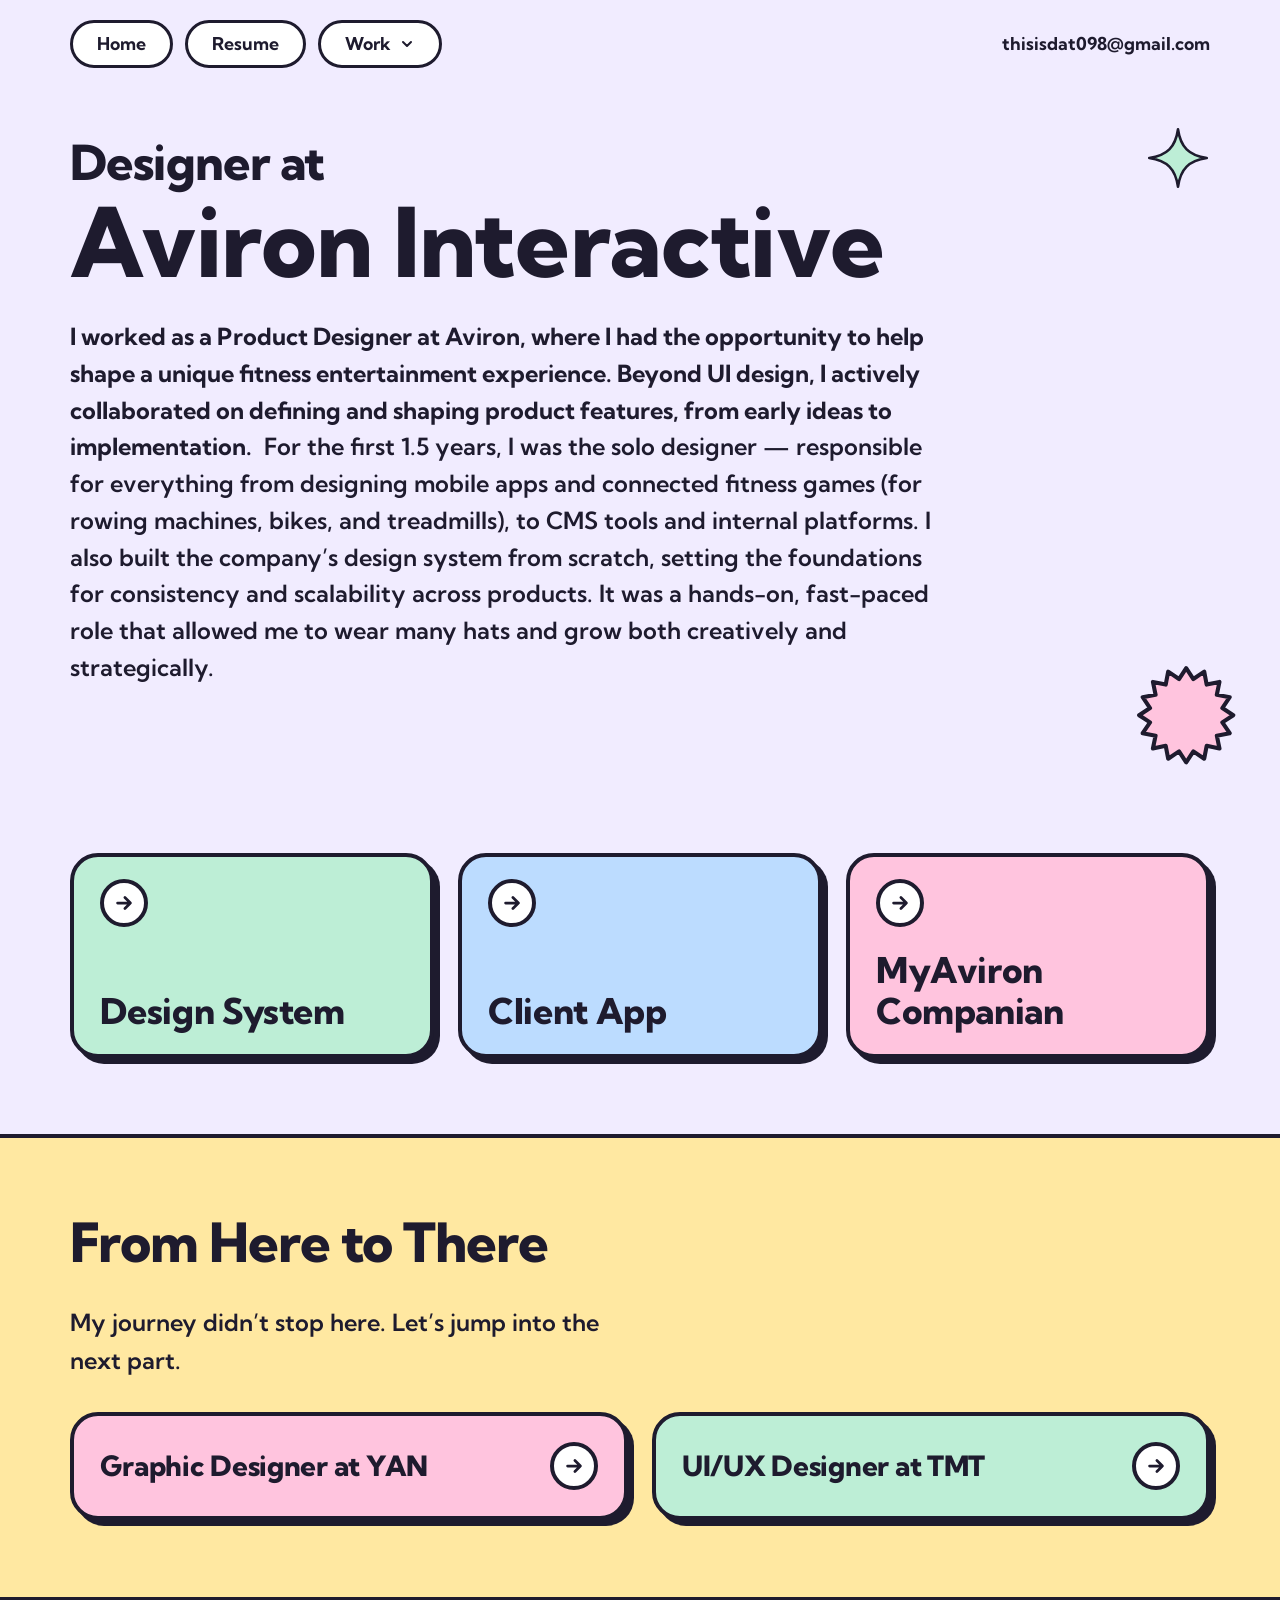
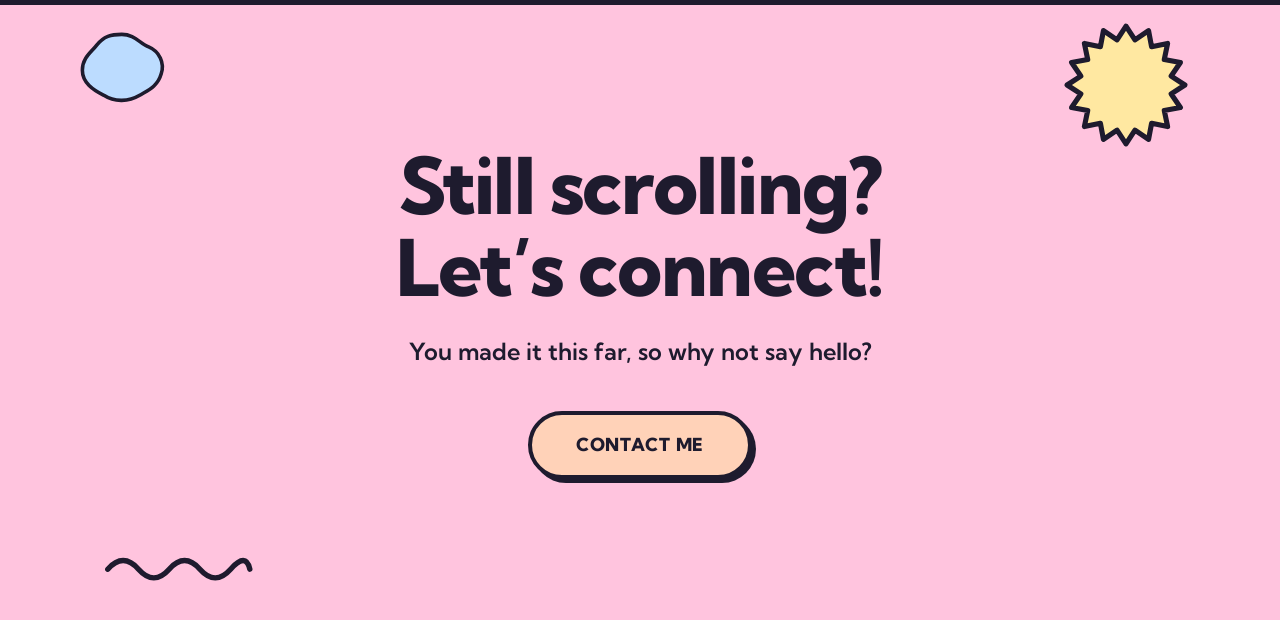
<file: aviron.html>
<!DOCTYPE html>
<html lang="en">
<head>
  <meta charset="utf-8">
  <meta name="viewport" content="width=device-width, initial-scale=1">
  <title>Datdo UIUX</title>
  <meta name="description" content="Made with Framer">

  <script>document.documentElement.classList.add("js")</script>
  <link rel="preload" href="assets/fonts/kumbh-sans-latin-wght-normal.woff2" as="font" type="font/woff2" crossorigin>
  <link rel="stylesheet" href="css/styles.css">
  <link rel="stylesheet" href="css/pages.css">
  <script src="js/main.js" defer></script>
  <script src="js/toc.js" defer></script>
</head>

<body>
  <!-- Decorative shapes shared with the homepage -->
  <svg class="sprite" width="0" height="0" aria-hidden="true" focusable="false">
    <defs>
      <symbol id="burst" viewBox="0 0 100 100">
        <polygon points="50.0,4.0 57.0,14.7 67.6,7.5 70.0,20.1 82.5,17.5 79.9,30.0 92.5,32.4 85.3,43.0 96.0,50.0 85.3,57.0 92.5,67.6 79.9,70.0 82.5,82.5 70.0,79.9 67.6,92.5 57.0,85.3 50.0,96.0 43.0,85.3 32.4,92.5 30.0,79.9 17.5,82.5 20.1,70.0 7.5,67.6 14.7,57.0 4.0,50.0 14.7,43.0 7.5,32.4 20.1,30.0 17.5,17.5 30.0,20.1 32.4,7.5 43.0,14.7"
                 fill="currentColor" stroke="var(--ink)" stroke-width="var(--deco-stroke, 4)" stroke-linejoin="round"/>
      </symbol>
      <symbol id="sparkle" viewBox="0 0 100 100">
        <path d="M50 5C54 33 67 46 95 50C67 54 54 67 50 95C46 67 33 54 5 50C33 46 46 33 50 5Z"
              fill="currentColor" stroke="var(--ink)" stroke-width="var(--deco-stroke, 4)" stroke-linejoin="round"/>
      </symbol>
      <symbol id="squiggle" viewBox="0 0 160 40">
        <path d="M6 20Q22 2 38 20T70 20T102 20T134 20T154 20" fill="none"
              stroke="var(--ink)" stroke-width="calc(var(--deco-stroke, 4) * 1.4)" stroke-linecap="round"/>
      </symbol>
      <symbol id="blob" viewBox="0 0 100 100">
        <path d="M50 6c14 0 20 10 30 14 12 5 18 18 14 30-4 14-14 18-24 24-12 7-28 8-40 0C18 68 6 60 6 46 6 32 16 26 22 18 30 8 38 6 50 6z"
              fill="currentColor" stroke="var(--ink)" stroke-width="var(--deco-stroke, 4)" stroke-linejoin="round"/>
      </symbol>
      <symbol id="ring" viewBox="0 0 100 100">
        <circle cx="50" cy="50" r="40" fill="none" stroke="var(--ink)" stroke-width="calc(var(--deco-stroke, 4) * 2)"/>
      </symbol>
      <symbol id="dot" viewBox="0 0 100 100">
        <circle cx="50" cy="50" r="44" fill="currentColor" stroke="var(--ink)" stroke-width="var(--deco-stroke, 4)"/>
      </symbol>
    </defs>
  </svg>

  <a class="skip-link" href="#main">Skip to content</a>

  <header class="site-header">
    <nav class="nav" aria-label="Primary">
      <button class="nav__toggle" type="button" aria-expanded="false" aria-controls="nav-menu" aria-label="Open menu">
        <span class="nav__bars" aria-hidden="true"><i></i><i></i><i></i></span>
      </button>

      <div class="nav__menu" id="nav-menu">
        <ul class="nav__list">
          <li><a class="nav__link" href="index.html">Home</a></li>
          <li><a class="nav__link" href="https://drive.google.com/file/d/1IyiNxV_8yLdAtv77d773R05TLhrPXiHI/view?usp=sharing">Resume</a></li>
          <li class="nav__item nav__item--dropdown" data-dropdown>
            <button class="nav__link nav__trigger" type="button" aria-expanded="false" aria-controls="work-menu">
              Work
              <svg class="nav__caret" viewBox="0 0 24 24" aria-hidden="true" focusable="false"><path d="M6 9l6 6 6-6" fill="none" stroke="currentColor" stroke-width="3" stroke-linecap="round" stroke-linejoin="round"/></svg>
            </button>
            <ul class="nav__dropdown" id="work-menu">
              <li><a class="nav__dd-link" href="aviron.html" aria-current="page"><span class="nav__dd-dot nav__dd-dot--butter" aria-hidden="true"></span>Aviron Interactive</a></li>
              <li><a class="nav__dd-link" href="tmt.html"><span class="nav__dd-dot nav__dd-dot--mint" aria-hidden="true"></span>TMT Solution</a></li>
              <li><a class="nav__dd-link" href="yan.html"><span class="nav__dd-dot nav__dd-dot--sky" aria-hidden="true"></span>YAN Digital</a></li>
            </ul>
          </li>
        </ul>
        <p class="nav__email">thisisdat098@gmail.com</p>
      </div>
    </nav>
  </header>

  <main id="main">
<section class="page-hero" aria-labelledby="page-title">
<svg class="deco deco--page-sparkle" aria-hidden="true"><use href="#sparkle"/></svg>
<svg class="deco deco--page-burst" aria-hidden="true"><use href="#burst"/></svg>
<div class="page-hero__grid">
<div class="page-hero__copy">
<h1 class="page-title" id="page-title"><span class="page-title__small">Designer at</span> <span class="page-title__big">Aviron Interactive</span></h1>
<p class="lead"><strong>I worked as a Product Designer at Aviron, where I had the opportunity to help shape a unique fitness entertainment experience. Beyond UI design, I actively collaborated on defining and shaping product features, from early ideas to implementation.</strong> &nbsp;For the first 1.5 years, I was the solo designer — responsible for everything from designing mobile apps and connected fitness games (for rowing machines, bikes, and treadmills), to CMS tools and internal platforms. I also built the company’s design system from scratch, setting the foundations for consistency and scalability across products. It was a hands-on, fast-paced role that allowed me to wear many hats and grow both creatively and strategically.</p>
</div>
</div>
</section>

<section class="block">
<div class="wrap stack stack--lg">
<nav class="project-links project-links--3 project-links--feature" aria-label="Aviron projects">
<a class="project-link project-link--mint" href="aviron-ds.html"><span>Design System</span><span class="project-link__arrow" aria-hidden="true"><svg viewBox="0 0 24 24" fill="none" stroke="currentColor" stroke-width="3" stroke-linecap="round" stroke-linejoin="round"><path d="M5 12h14M13 6l6 6-6 6"/></svg></span></a>
<a class="project-link project-link--sky" href="aviron-client.html"><span>Client App</span><span class="project-link__arrow" aria-hidden="true"><svg viewBox="0 0 24 24" fill="none" stroke="currentColor" stroke-width="3" stroke-linecap="round" stroke-linejoin="round"><path d="M5 12h14M13 6l6 6-6 6"/></svg></span></a>
<a class="project-link project-link--pink" href="aviron-mobile.html"><span>MyAviron Companian</span><span class="project-link__arrow" aria-hidden="true"><svg viewBox="0 0 24 24" fill="none" stroke="currentColor" stroke-width="3" stroke-linecap="round" stroke-linejoin="round"><path d="M5 12h14M13 6l6 6-6 6"/></svg></span></a>
</nav>
</div>
</section>

<section class="block block--band block--butter" aria-labelledby="from-here-to-there">
<div class="wrap stack stack--lg">
<h2 class="h2" id="from-here-to-there">From Here to There</h2>
<p class="more__intro">My journey didn’t stop here. Let’s jump into the next part.</p>
<nav class="project-links project-links--2" aria-label="From Here to There">
<a class="project-link project-link--pink" href="yan.html"><span>Graphic Designer at YAN</span><span class="project-link__arrow" aria-hidden="true"><svg viewBox="0 0 24 24" fill="none" stroke="currentColor" stroke-width="3" stroke-linecap="round" stroke-linejoin="round"><path d="M5 12h14M13 6l6 6-6 6"/></svg></span></a>
<a class="project-link project-link--mint" href="tmt.html"><span>UI/UX Designer at TMT</span><span class="project-link__arrow" aria-hidden="true"><svg viewBox="0 0 24 24" fill="none" stroke="currentColor" stroke-width="3" stroke-linecap="round" stroke-linejoin="round"><path d="M5 12h14M13 6l6 6-6 6"/></svg></span></a>
</nav>
</div>
</section>

    <section class="connect" aria-labelledby="connect-title">
      <svg class="deco deco--connect-burst" aria-hidden="true"><use href="#burst"/></svg>
      <svg class="deco deco--connect-squiggle" aria-hidden="true"><use href="#squiggle"/></svg>
      <svg class="deco deco--connect-blob" aria-hidden="true"><use href="#blob"/></svg>

      <h2 class="connect__title" id="connect-title">Still scrolling? Let’s connect!</h2>
      <p class="connect__text">You made it this far, so why not say hello?</p>
      <a class="btn btn--peach btn--large" href="mailto:thisisdat098@gmail.com">CONTACT ME</a>
    </section>

  </main>
</body>
</html>
</file>
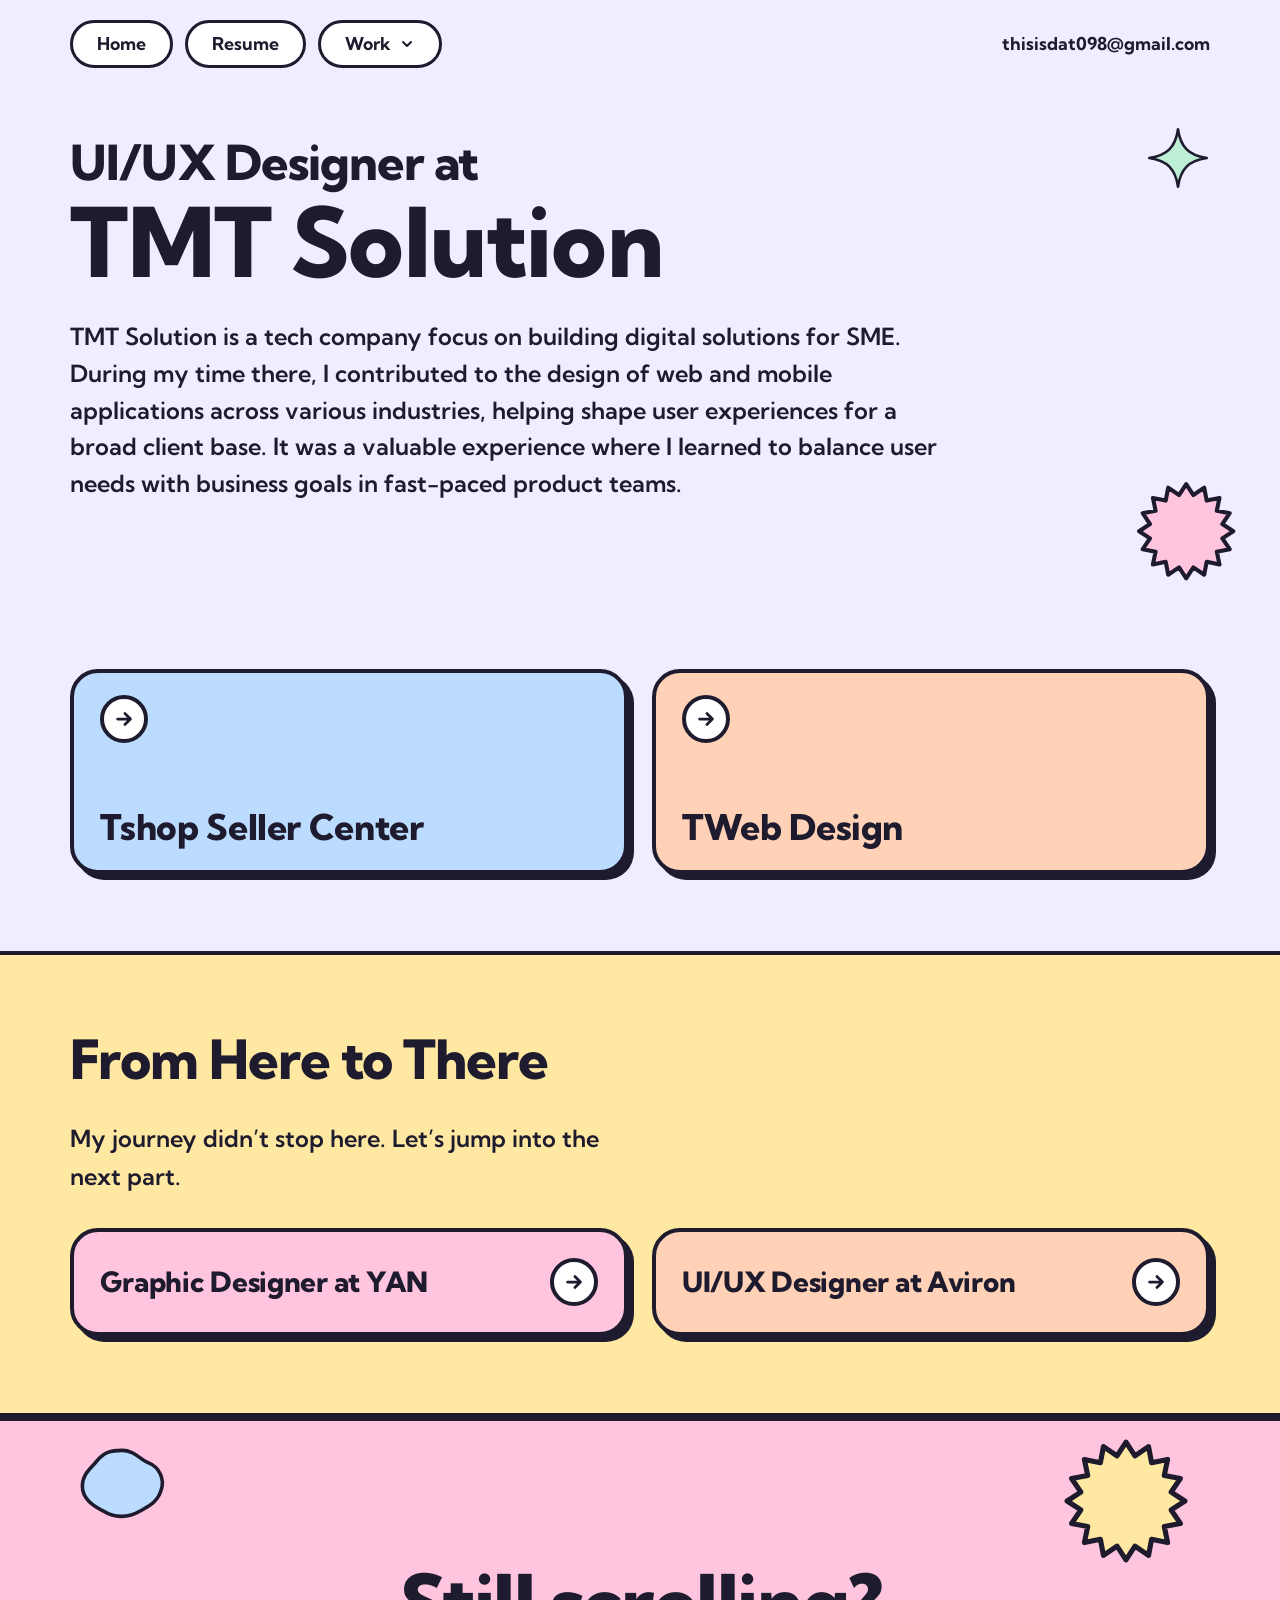
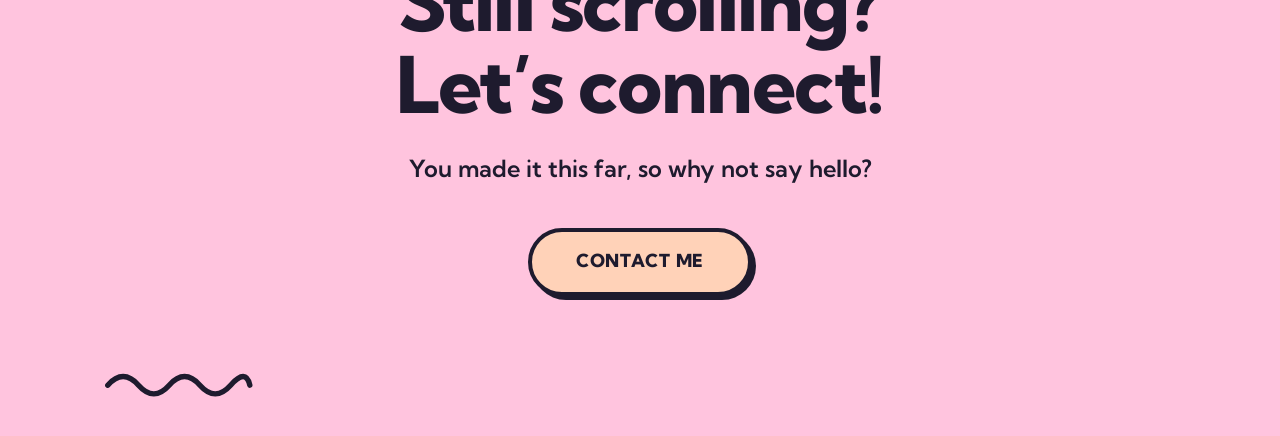
<file: tmt.html>
<!DOCTYPE html>
<html lang="en">
<head>
  <meta charset="utf-8">
  <meta name="viewport" content="width=device-width, initial-scale=1">
  <title>Datdo UIUX</title>
  <meta name="description" content="Made with Framer">

  <script>document.documentElement.classList.add("js")</script>
  <link rel="preload" href="assets/fonts/kumbh-sans-latin-wght-normal.woff2" as="font" type="font/woff2" crossorigin>
  <link rel="stylesheet" href="css/styles.css">
  <link rel="stylesheet" href="css/pages.css">
  <script src="js/main.js" defer></script>
  <script src="js/toc.js" defer></script>
</head>

<body>
  <!-- Decorative shapes shared with the homepage -->
  <svg class="sprite" width="0" height="0" aria-hidden="true" focusable="false">
    <defs>
      <symbol id="burst" viewBox="0 0 100 100">
        <polygon points="50.0,4.0 57.0,14.7 67.6,7.5 70.0,20.1 82.5,17.5 79.9,30.0 92.5,32.4 85.3,43.0 96.0,50.0 85.3,57.0 92.5,67.6 79.9,70.0 82.5,82.5 70.0,79.9 67.6,92.5 57.0,85.3 50.0,96.0 43.0,85.3 32.4,92.5 30.0,79.9 17.5,82.5 20.1,70.0 7.5,67.6 14.7,57.0 4.0,50.0 14.7,43.0 7.5,32.4 20.1,30.0 17.5,17.5 30.0,20.1 32.4,7.5 43.0,14.7"
                 fill="currentColor" stroke="var(--ink)" stroke-width="var(--deco-stroke, 4)" stroke-linejoin="round"/>
      </symbol>
      <symbol id="sparkle" viewBox="0 0 100 100">
        <path d="M50 5C54 33 67 46 95 50C67 54 54 67 50 95C46 67 33 54 5 50C33 46 46 33 50 5Z"
              fill="currentColor" stroke="var(--ink)" stroke-width="var(--deco-stroke, 4)" stroke-linejoin="round"/>
      </symbol>
      <symbol id="squiggle" viewBox="0 0 160 40">
        <path d="M6 20Q22 2 38 20T70 20T102 20T134 20T154 20" fill="none"
              stroke="var(--ink)" stroke-width="calc(var(--deco-stroke, 4) * 1.4)" stroke-linecap="round"/>
      </symbol>
      <symbol id="blob" viewBox="0 0 100 100">
        <path d="M50 6c14 0 20 10 30 14 12 5 18 18 14 30-4 14-14 18-24 24-12 7-28 8-40 0C18 68 6 60 6 46 6 32 16 26 22 18 30 8 38 6 50 6z"
              fill="currentColor" stroke="var(--ink)" stroke-width="var(--deco-stroke, 4)" stroke-linejoin="round"/>
      </symbol>
      <symbol id="ring" viewBox="0 0 100 100">
        <circle cx="50" cy="50" r="40" fill="none" stroke="var(--ink)" stroke-width="calc(var(--deco-stroke, 4) * 2)"/>
      </symbol>
      <symbol id="dot" viewBox="0 0 100 100">
        <circle cx="50" cy="50" r="44" fill="currentColor" stroke="var(--ink)" stroke-width="var(--deco-stroke, 4)"/>
      </symbol>
    </defs>
  </svg>

  <a class="skip-link" href="#main">Skip to content</a>

  <header class="site-header">
    <nav class="nav" aria-label="Primary">
      <button class="nav__toggle" type="button" aria-expanded="false" aria-controls="nav-menu" aria-label="Open menu">
        <span class="nav__bars" aria-hidden="true"><i></i><i></i><i></i></span>
      </button>

      <div class="nav__menu" id="nav-menu">
        <ul class="nav__list">
          <li><a class="nav__link" href="index.html">Home</a></li>
          <li><a class="nav__link" href="https://drive.google.com/file/d/1IyiNxV_8yLdAtv77d773R05TLhrPXiHI/view?usp=sharing">Resume</a></li>
          <li class="nav__item nav__item--dropdown" data-dropdown>
            <button class="nav__link nav__trigger" type="button" aria-expanded="false" aria-controls="work-menu">
              Work
              <svg class="nav__caret" viewBox="0 0 24 24" aria-hidden="true" focusable="false"><path d="M6 9l6 6 6-6" fill="none" stroke="currentColor" stroke-width="3" stroke-linecap="round" stroke-linejoin="round"/></svg>
            </button>
            <ul class="nav__dropdown" id="work-menu">
              <li><a class="nav__dd-link" href="aviron.html"><span class="nav__dd-dot nav__dd-dot--butter" aria-hidden="true"></span>Aviron Interactive</a></li>
              <li><a class="nav__dd-link" href="tmt.html" aria-current="page"><span class="nav__dd-dot nav__dd-dot--mint" aria-hidden="true"></span>TMT Solution</a></li>
              <li><a class="nav__dd-link" href="yan.html"><span class="nav__dd-dot nav__dd-dot--sky" aria-hidden="true"></span>YAN Digital</a></li>
            </ul>
          </li>
        </ul>
        <p class="nav__email">thisisdat098@gmail.com</p>
      </div>
    </nav>
  </header>

  <main id="main">
<section class="page-hero" aria-labelledby="page-title">
<svg class="deco deco--page-sparkle" aria-hidden="true"><use href="#sparkle"/></svg>
<svg class="deco deco--page-burst" aria-hidden="true"><use href="#burst"/></svg>
<div class="page-hero__grid">
<div class="page-hero__copy">
<h1 class="page-title" id="page-title"><span class="page-title__small">UI/UX Designer at</span> <span class="page-title__big">TMT Solution</span></h1>
<p class="lead">TMT Solution is a tech company focus on building digital solutions for SME. During my time there, I contributed to the design of web and mobile applications across various industries, helping shape user experiences for a broad client base. It was a valuable experience where I learned to balance user needs with business goals in fast-paced product teams.</p>
</div>
</div>
</section>

<section class="block">
<div class="wrap stack stack--lg">
<nav class="project-links project-links--2 project-links--feature" aria-label="TMT projects">
<a class="project-link project-link--sky" href="tshop.html"><span>Tshop Seller Center</span><span class="project-link__arrow" aria-hidden="true"><svg viewBox="0 0 24 24" fill="none" stroke="currentColor" stroke-width="3" stroke-linecap="round" stroke-linejoin="round"><path d="M5 12h14M13 6l6 6-6 6"/></svg></span></a>
<a class="project-link project-link--peach" href="tweb.html"><span>TWeb Design</span><span class="project-link__arrow" aria-hidden="true"><svg viewBox="0 0 24 24" fill="none" stroke="currentColor" stroke-width="3" stroke-linecap="round" stroke-linejoin="round"><path d="M5 12h14M13 6l6 6-6 6"/></svg></span></a>
</nav>
</div>
</section>

<section class="block block--band block--butter" aria-labelledby="from-here-to-there">
<div class="wrap stack stack--lg">
<h2 class="h2" id="from-here-to-there">From Here to There</h2>
<p class="more__intro">My journey didn’t stop here. Let’s jump into the next part.</p>
<nav class="project-links project-links--2" aria-label="From Here to There">
<a class="project-link project-link--pink" href="yan.html"><span>Graphic Designer at YAN</span><span class="project-link__arrow" aria-hidden="true"><svg viewBox="0 0 24 24" fill="none" stroke="currentColor" stroke-width="3" stroke-linecap="round" stroke-linejoin="round"><path d="M5 12h14M13 6l6 6-6 6"/></svg></span></a>
<a class="project-link project-link--peach" href="aviron.html"><span>UI/UX Designer at Aviron</span><span class="project-link__arrow" aria-hidden="true"><svg viewBox="0 0 24 24" fill="none" stroke="currentColor" stroke-width="3" stroke-linecap="round" stroke-linejoin="round"><path d="M5 12h14M13 6l6 6-6 6"/></svg></span></a>
</nav>
</div>
</section>

    <section class="connect" aria-labelledby="connect-title">
      <svg class="deco deco--connect-burst" aria-hidden="true"><use href="#burst"/></svg>
      <svg class="deco deco--connect-squiggle" aria-hidden="true"><use href="#squiggle"/></svg>
      <svg class="deco deco--connect-blob" aria-hidden="true"><use href="#blob"/></svg>

      <h2 class="connect__title" id="connect-title">Still scrolling? Let’s connect!</h2>
      <p class="connect__text">You made it this far, so why not say hello?</p>
      <a class="btn btn--peach btn--large" href="mailto:thisisdat098@gmail.com">CONTACT ME</a>
    </section>

  </main>
</body>
</html>
</file>
<file: css/styles.css>
/* ==========================================================================
   Do Tan Dat — portfolio homepage
   Structure: tokens → base → components → sections → responsive
   Breakpoints: ≥900px desktop layout · 720–899px tablet · <720px mobile
   ========================================================================== */

@font-face {
  font-family: "Kumbh Sans";
  src: url("../assets/fonts/kumbh-sans-latin-wght-normal.woff2") format("woff2");
  font-weight: 100 900;
  font-style: normal;
  font-display: swap;
}

/* --------------------------------------------------------------------------
   1. Tokens — change the look of the whole page from here
   -------------------------------------------------------------------------- */
:root {
  /* Palette */
  --ink: #1e1b2e;
  --bg: #f1ecff;
  --white: #ffffff;
  --lilac: #cfc0ff;
  --mint: #bdeed6;
  --peach: #ffd2b8;
  --butter: #ffe8a1;
  --sky: #bcdcff;
  --pink: #ffc4de;
  --focus: #4b2fe0;

  /* Outlines & depth */
  --line: 4px;
  --deco-stroke: 4;
  --shadow: 6px 6px 0 var(--ink);
  --shadow-sm: 4px 4px 0 var(--ink);

  /* Shape */
  --radius: 28px;

  /* Layout */
  --pad: clamp(20px, 5.5vw, 80px);
  --section-y: clamp(72px, 9vw, 128px);

  /* Type */
  --font: "Kumbh Sans", system-ui, -apple-system, "Segoe UI", Roboto, sans-serif;
}

/* --------------------------------------------------------------------------
   2. Base
   -------------------------------------------------------------------------- */
*,
*::before,
*::after { box-sizing: border-box; }

html {
  -webkit-text-size-adjust: 100%;
  text-size-adjust: 100%;
}

body {
  margin: 0;
  background: var(--bg);
  color: var(--ink);
  font-family: var(--font);
  font-weight: 500;
  font-size: clamp(1.0625rem, 0.95rem + 0.2vw, 1.125rem);
  line-height: 1.6;
  overflow-x: clip;
  -webkit-font-smoothing: antialiased;
}

h1, h2, h3, p, ul, ol, figure { margin: 0; }
ul, ol { padding: 0; list-style: none; }
img { display: block; max-width: 100%; height: auto; }
a { color: inherit; }

h1, h2, h3 {
  font-weight: 800;
  line-height: 1.05;
  letter-spacing: -0.02em;
}

:focus-visible {
  outline: 3px solid var(--focus);
  outline-offset: 3px;
}

.sprite {
  position: absolute;
  width: 0;
  height: 0;
  overflow: hidden;
}

.skip-link {
  position: absolute;
  left: 16px;
  top: -80px;
  z-index: 100;
  padding: 12px 20px;
  background: var(--white);
  border: var(--line) solid var(--ink);
  border-radius: 999px;
  font-weight: 800;
  text-decoration: none;
}
.skip-link:focus { top: 16px; }

/* Decorative shapes */
.deco {
  position: absolute;
  z-index: 0;
  width: var(--s, 64px);
  height: auto;
  aspect-ratio: 1 / 1;
  color: var(--c, var(--butter));
  overflow: visible;
  pointer-events: none;
}

/* --------------------------------------------------------------------------
   3. Components
   -------------------------------------------------------------------------- */
.btn {
  display: inline-flex;
  align-items: center;
  justify-content: center;
  min-height: 56px;
  padding: 0 32px;
  border: var(--line) solid var(--ink);
  border-radius: 999px;
  background: var(--bg-btn, var(--butter));
  color: var(--ink);
  font: inherit;
  font-weight: 800;
  font-size: 1rem;
  letter-spacing: 0.04em;
  text-decoration: none;
  cursor: pointer;
  box-shadow: var(--shadow-sm);
  transition: transform 0.15s ease, box-shadow 0.15s ease;
}
.btn:hover {
  transform: translate(-2px, -2px);
  box-shadow: 6px 6px 0 var(--ink);
}
.btn:active {
  transform: translate(3px, 3px);
  box-shadow: 1px 1px 0 var(--ink);
}
.btn--peach  { --bg-btn: var(--peach); }
.btn--butter { --bg-btn: var(--butter); }
.btn--large  { min-height: 68px; padding: 0 44px; font-size: 1.125rem; }

.section-title {
  font-size: clamp(2.25rem, 1.4rem + 3.4vw, 4.5rem);
  text-align: center;
  text-wrap: balance;
}

/* --------------------------------------------------------------------------
   4. Navigation
   -------------------------------------------------------------------------- */
.site-header {
  position: relative;
  z-index: 20;
  padding: 20px var(--pad);
}

.nav {
  display: flex;
  align-items: center;
  justify-content: space-between;
}

.nav__toggle { display: none; }

.nav__menu {
  display: flex;
  flex: 1;
  align-items: center;
  justify-content: space-between;
  gap: 24px;
}

.nav__list { display: flex; gap: 12px; }

.nav__link {
  display: inline-flex;
  align-items: center;
  min-height: 48px;
  padding: 0 24px;
  background: var(--white);
  border: 3px solid var(--ink);
  border-radius: 999px;
  font-weight: 700;
  text-decoration: none;
  transition: background-color 0.15s ease, transform 0.15s ease;
}
.nav__link:hover { background: var(--butter); transform: translateY(-2px); }
.nav__link[aria-current="page"] { background: var(--lilac); }

/* "Work" dropdown. Opens on hover with a mouse, on tap/click on touch screens,
   and closes on a tap outside it (js/main.js). */
.nav__item--dropdown { position: relative; }

.nav__trigger {
  gap: 8px;
  color: var(--ink);
  font: inherit;
  font-weight: 700;
  cursor: pointer;
}
.nav__caret {
  flex: none;
  width: 16px;
  height: 16px;
  transition: transform 0.2s ease;
}
.nav__item--dropdown.is-open .nav__trigger { background: var(--butter); }
.nav__item--dropdown.is-open .nav__caret { transform: rotate(180deg); }

.nav__dropdown {
  position: absolute;
  top: calc(100% + 12px);
  left: 0;
  z-index: 30;
  display: grid;
  gap: 4px;
  min-width: 250px;
  padding: 10px;
  background: var(--white);
  border: 3px solid var(--ink);
  border-radius: 22px;
  box-shadow: var(--shadow-sm);
  opacity: 0;
  visibility: hidden;
  transform: translateY(-6px);
  transition: opacity 0.16s ease, transform 0.16s ease, visibility 0s linear 0.16s;
}
.nav__dropdown::before {            /* invisible bridge so the menu stays open while the pointer crosses the gap */
  content: "";
  position: absolute;
  left: 0;
  right: 0;
  top: -15px;
  height: 15px;
}
.nav__item--dropdown.is-open .nav__dropdown {
  opacity: 1;
  visibility: visible;
  transform: none;
  transition-delay: 0s;
}

.nav__dd-link {
  display: flex;
  align-items: center;
  gap: 12px;
  min-height: 48px;
  padding: 0 14px;
  border-radius: 14px;
  color: var(--ink);
  font-weight: 700;
  line-height: 1.2;
  text-decoration: none;
  transition: background-color 0.15s ease;
}
.nav__dd-link:hover { background: var(--lilac); }
.nav__dd-link[aria-current="page"] { background: var(--lilac); }

.nav__dd-dot {                      /* same colour as the company's panel in "Along My Journey" */
  flex: none;
  width: 14px;
  height: 14px;
  background: var(--dot);
  border: 3px solid var(--ink);
  border-radius: 50%;
}
.nav__dd-dot--butter { --dot: var(--butter); }
.nav__dd-dot--mint   { --dot: var(--mint); }
.nav__dd-dot--sky    { --dot: var(--sky); }

.nav__email {
  font-weight: 700;
  overflow-wrap: anywhere;
}

/* --------------------------------------------------------------------------
   5. Hero
   -------------------------------------------------------------------------- */
.hero {
  position: relative;
  display: grid;
  grid-template-columns: minmax(0, 1.15fr) minmax(0, 0.85fr);
  grid-template-areas:
    "title media"
    "lede  media"
    "actions media";
  grid-template-rows: auto auto 1fr;
  --hero-gap: clamp(32px, 5vw, 80px);
  column-gap: var(--hero-gap);
  align-items: start;
  padding: clamp(24px, 4vw, 56px) var(--pad) var(--section-y);
  overflow-x: clip;
}

.hero__title { grid-area: title; position: relative; z-index: 1; }

.hero__greeting {
  display: block;
  font-size: clamp(1.75rem, 1.1rem + 2.4vw, 3.25rem);
  margin-bottom: 0.15em;
}

.hero__role {
  display: block;
  font-size: clamp(2.9rem, 15vw, 7rem);        /* single column: fills the width, wraps to two lines */
  line-height: 0.95;
  letter-spacing: -0.03em;
  text-wrap: balance;
}

.hero__lede {
  grid-area: lede;
  position: relative;
  z-index: 1;
  max-width: 34em;
  margin-top: clamp(20px, 2.5vw, 36px);
}

.hero__actions {
  grid-area: actions;
  position: relative;
  z-index: 1;
  margin-top: clamp(24px, 3vw, 40px);
}

.hero__media {
  grid-area: media;
  position: relative;
  justify-self: center;
  align-self: center;
  width: min(100%, 446px);
}

.portrait {
  position: relative;
  z-index: 1;
  overflow: hidden;
  background: var(--lilac);
  border: var(--line) solid var(--ink);
  border-radius: 36px;
  box-shadow: 10px 10px 0 var(--ink);
}
.portrait img { width: 100%; height: auto; }

/* Rotating "Download My CV" badge */
.cv-badge {
  position: absolute;
  z-index: 2;
  left: calc(var(--hero-gap) * -0.7);     /* stays inside the column gap at any width */
  bottom: -28px;
  width: 140px;
  height: 140px;
  display: grid;
  place-items: center;
  background: var(--butter);
  border: var(--line) solid var(--ink);
  border-radius: 50%;
  box-shadow: var(--shadow-sm);
  color: var(--ink);
  transition: transform 0.15s ease, box-shadow 0.15s ease;
}
.cv-badge:hover { transform: translate(-2px, -2px); box-shadow: 6px 6px 0 var(--ink); }
.cv-badge__ring {
  position: absolute;
  inset: 0;
  width: 100%;
  height: 100%;
  animation: spin 22s linear infinite;
}
.cv-badge__ring text {
  font-family: var(--font);
  font-weight: 800;
  font-size: 13px;
  fill: var(--ink);
}
.cv-badge__arrow { width: 38%; height: 38%; }

@keyframes spin { to { transform: rotate(360deg); } }

.deco--hero-burst   { --s: 40%; --c: var(--pink); top: -44px; right: calc(var(--pad) * -0.75); }
.deco--hero-sparkle { --s: 64px; --c: var(--mint); top: 14px; left: 53%; }
.deco--hero-squiggle{ --s: 140px; --c: var(--ink); aspect-ratio: 4 / 1; bottom: 40px; left: 47%; }

/* --------------------------------------------------------------------------
   6. What can I do?
   -------------------------------------------------------------------------- */
.skills {
  position: relative;
  padding: var(--section-y) var(--pad);
  overflow-x: clip;
}

.skills__grid {
  position: relative;
  z-index: 1;
  display: grid;
  grid-template-columns: repeat(3, minmax(0, 1fr));
  gap: clamp(20px, 2.5vw, 32px);
  margin-top: clamp(40px, 5vw, 72px);
}

.skill {
  display: flex;
  flex-direction: column;
  gap: 28px;
  padding: clamp(24px, 2.6vw, 36px);
  background: var(--bg-card);
  border: var(--line) solid var(--ink);
  border-radius: var(--radius);
  box-shadow: var(--shadow);
}
.skill--mint   { --bg-card: var(--mint); }
.skill--butter { --bg-card: var(--butter); }
.skill--sky    { --bg-card: var(--sky); }

.skill__title {
  font-size: clamp(1.625rem, 1.2rem + 1.2vw, 2.25rem);
  text-wrap: balance;
}

.chips { display: flex; flex-wrap: wrap; gap: 10px; }
.chips li {
  padding: 8px 16px;
  background: var(--white);
  border: 3px solid var(--ink);
  border-radius: 999px;
  font-size: 1rem;
  font-weight: 700;
  line-height: 1.3;
}

.deco--skills-sparkle { --s: 56px; --c: var(--peach); top: clamp(48px, 6vw, 88px); right: var(--pad); }

/* --------------------------------------------------------------------------
   7. Statement band
   -------------------------------------------------------------------------- */
.statement {
  position: relative;
  padding: clamp(96px, 11vw, 160px) var(--pad);
  background: var(--butter);
  border-block: var(--line) solid var(--ink);
  text-align: center;
  overflow-x: clip;
}

.statement__text {
  position: relative;
  z-index: 1;
  max-width: 22ch;
  margin-inline: auto;
  font-size: clamp(2rem, 1rem + 4.2vw, 4.5rem);
  text-wrap: balance;
}

.deco--statement-left  { --s: clamp(56px, 7vw, 104px); --c: var(--pink); left: 3%; top: 24px; }
.deco--statement-right { --s: clamp(44px, 6vw, 88px);  --c: var(--sky);  right: 4%; bottom: 24px; }

/* Scribble: one continuous line that draws itself behind the text, holds, then
   retracts, and repeats. It is sized to the band's height (the loops keep their
   shape at every width) while the straight runs are cropped at the band's edges.
   Without JavaScript, or with reduced motion, it simply shows fully drawn. */
.scribble {
  position: absolute;
  inset: 0;
  z-index: 0;
  width: 100%;
  height: 100%;
  pointer-events: none;
}
.scribble__path {
  fill: none;
  stroke: var(--white);
  stroke-opacity: 0.75;
  stroke-width: 6;
  stroke-linecap: round;
  stroke-linejoin: round;
}
.js .scribble__path {
  stroke-dasharray: 1 1;
  stroke-dashoffset: 1;
  animation: scribble-draw 8s ease-in-out infinite paused;
}
.js .scribble.is-playing .scribble__path { animation-play-state: running; }

@keyframes scribble-draw {
  0%   { stroke-dashoffset: 1; }
  30%  { stroke-dashoffset: 0; }   /* drawn left to right */
  50%  { stroke-dashoffset: 0; }   /* hold */
  75%  { stroke-dashoffset: 1; }   /* retracts back to the start */
  100% { stroke-dashoffset: 1; }   /* short pause, then again */
}

@media (prefers-reduced-motion: reduce) {
  .js .scribble__path { animation: none; stroke-dashoffset: 0; }
}

/* --------------------------------------------------------------------------
   8. Along my journey (horizontal accordion; vertical below 900px)
   Built by js/journey.js. One panel is open at a time; the others shrink to a
   strip showing their dates. The open panel's content has a fixed width, so it is
   revealed and hidden by the moving edges instead of reflowing mid-animation.
   -------------------------------------------------------------------------- */
.journey {
  padding: var(--section-y) var(--pad);
  overflow-x: clip;
}

.jp {
  --strip: clamp(68px, 6.2vw, 88px);
  --jp-dur: 0.6s;
  --jp-ease: cubic-bezier(0.22, 1, 0.36, 1);
  display: flex;
  /* at least this tall; js/journey.js raises it (--jp-fit) to the tallest panel's content */
  height: max(clamp(500px, 38vw, 540px), var(--jp-fit, 0px));
  margin-top: clamp(48px, 6vw, 80px);   /* no max-width: spans the same width as the other sections (page padding --pad) */
  overflow: hidden;
  background: var(--white);
  border: var(--line) solid var(--ink);
  border-radius: var(--radius);
  box-shadow: var(--shadow);
  container-type: inline-size;              /* lets the open content measure the whole row (100cqw) */
}

.jp__panel {
  --tab-w: calc(var(--strip) - var(--line));
  position: relative;
  display: flex;
  flex: 0 0 var(--strip);
  min-width: 0;
  background: var(--bg-panel);
  border-left: var(--line) solid var(--ink);
  transition: flex-grow var(--jp-dur) var(--jp-ease);
}
.jp__panel:first-child { --tab-w: var(--strip); border-left: 0; }
.jp__panel.is-open { flex-grow: 1; }

.jp__panel--sky    { --bg-panel: var(--sky); }
.jp__panel--mint   { --bg-panel: var(--mint); }
.jp__panel--butter { --bg-panel: var(--butter); }
.jp__panel--pink   { --bg-panel: var(--pink); }

.jp__heading {
  display: flex;
  flex: 0 0 var(--tab-w);
  margin: 0;
  font: inherit;
}

.jp__tab {
  display: flex;
  justify-content: center;
  align-items: flex-start;
  width: 100%;
  padding: 30px 0;
  background: transparent;
  border: 0;
  color: var(--ink);
  font: inherit;
  font-size: 1.125rem;
  font-weight: 800;
  line-height: 1.2;
  cursor: pointer;
  transition: background-color 0.15s ease;
}
.jp__panel:not(.is-open) .jp__tab:hover { background: rgba(255, 255, 255, 0.35); }
.jp__panel.is-open .jp__tab { cursor: default; }
.jp__tab:focus-visible { outline-offset: -8px; }

.jp__date { writing-mode: vertical-rl; white-space: nowrap; }

.jp__body {
  flex: 1 1 auto;
  min-width: 0;
  overflow: hidden;
}

.jp__inner {
  display: flex;
  flex-direction: column;
  gap: 12px;
  width: calc(100cqw - 4 * var(--strip));   /* the width it has when fully open */
  height: 100%;
  padding: clamp(28px, 3vw, 44px) clamp(28px, 3vw, 44px) clamp(28px, 3vw, 40px) 8px;
}

.jp__title {
  margin-bottom: 6px;
  font-size: clamp(1.625rem, 1rem + 1.5cqw, 2.75rem);    /* grows with the timeline's width */
  font-weight: 800;
  line-height: 1.1;
  letter-spacing: -0.02em;
  text-wrap: balance;
}
/* Body text inside the panels: never smaller than the page's body text (17px),
   growing with the timeline's width (cqw = 1% of the timeline) up to 21px.
   The text box is 55% of the timeline's width, kept between 28em and 40em so
   lines stay comfortable to read (about 60-75 characters). */
.jp__inner > p:not(.jp__title):not(.jp__future-text) {
  max-width: clamp(28em, 55cqw, 40em);
  font-size: clamp(1.0625rem, 0.8rem + 0.55cqw, 1.3125rem);
  line-height: 1.6;
}

.jp__foot {
  display: flex;
  align-items: flex-end;
  justify-content: space-between;
  gap: 24px;
  margin-top: auto;
  padding-top: 16px;
}

.jp__logo {
  display: grid;
  flex: none;
  place-items: center;
  width: clamp(112px, 11vw, 156px);
  aspect-ratio: 1;
}
.jp__logo img { width: 100%; height: 100%; object-fit: contain; }
.jp__logo--padded img { transform: scale(1.41); }  /* this logo file has a wide transparent margin */

.btn--white { --bg-btn: var(--white); }
.btn__arrow { flex: none; width: 20px; height: 20px; margin-left: 10px; }

/* Future panel */
.jp__panel--future .jp__inner {
  align-items: center;
  padding-bottom: 0;
  text-align: center;
}
.jp__future-text {
  margin-top: clamp(12px, 2.5vw, 32px);
  font-size: clamp(1.75rem, 1.2rem + 1.6vw, 2.75rem);
  font-weight: 800;
  line-height: 1.2;
  letter-spacing: -0.02em;
}
.jp__buddy {
  display: block;
  width: min(56%, 340px);
  height: auto;
  margin-top: auto;
}

.visually-hidden {
  position: absolute !important;
  width: 1px;
  height: 1px;
  margin: -1px;
  padding: 0;
  overflow: hidden;
  clip: rect(0 0 0 0);
  white-space: nowrap;
  border: 0;
}

/* Vertical version: phones, tablets, and pages without JavaScript */
@media (max-width: 899px) {
  .jp { flex-direction: column; height: auto; }
  .jp__panel {
    display: grid;
    grid-template-rows: auto 0fr;
    flex: none;
    border-left: 0;
    border-top: var(--line) solid var(--ink);
    transition: grid-template-rows var(--jp-dur) var(--jp-ease);
  }
  .jp__panel:first-child { border-top: 0; }
  .jp__panel.is-open { grid-template-rows: auto 1fr; }
  .jp__tab {
    justify-content: flex-start;
    align-items: center;
    min-height: 64px;
    padding: 0 24px;
    text-align: left;
  }
  .jp__date { writing-mode: horizontal-tb; white-space: normal; }
  .jp__body { min-height: 0; }
  .jp__inner { width: auto; height: auto; padding: 0 24px 28px; }
  .jp__inner > p:not(.jp__title):not(.jp__future-text) { max-width: 40em; }
  .jp__buddy { width: min(72%, 320px); margin-top: 20px; }
}
html:not(.js) .jp { flex-direction: column; height: auto; }
html:not(.js) .jp__panel { display: block; flex: none; border-left: 0; border-top: var(--line) solid var(--ink); }
html:not(.js) .jp__panel:first-child { border-top: 0; }
html:not(.js) .jp__tab { justify-content: flex-start; padding: 20px 24px 8px; cursor: default; }
html:not(.js) .jp__date { writing-mode: horizontal-tb; }
html:not(.js) .jp__inner { width: auto; height: auto; padding: 0 24px 28px; }
html:not(.js) .jp__buddy { width: min(72%, 320px); margin-top: 20px; }

/* --------------------------------------------------------------------------
   9. Connect
   -------------------------------------------------------------------------- */
.connect {
  position: relative;
  padding: clamp(96px, 11vw, 150px) var(--pad);
  background: var(--pink);
  border-top: var(--line) solid var(--ink);
  text-align: center;
  overflow-x: clip;
}

.connect__title {
  position: relative;
  z-index: 1;
  max-width: 16ch;
  margin-inline: auto;
  font-size: clamp(2.25rem, 1.2rem + 4.6vw, 5rem);
  text-wrap: balance;
}

.connect__text {
  position: relative;
  z-index: 1;
  max-width: 28em;
  margin: 24px auto 40px;
  font-size: clamp(1.125rem, 1rem + 0.6vw, 1.5rem);
  font-weight: 600;
}

.connect .btn { position: relative; z-index: 1; }

.deco--connect-burst    { --s: clamp(56px, 10vw, 150px); --c: var(--butter); top: 16px; right: 7%; }
.deco--connect-blob     { --s: clamp(44px, 7vw, 104px);  --c: var(--sky);    top: 24px; left: 6%; }
.deco--connect-squiggle { --s: clamp(96px, 12vw, 180px); --c: var(--ink);     aspect-ratio: 4 / 1; bottom: 32px; left: 8%; }

/* --------------------------------------------------------------------------
   10. Tablet & mobile
   -------------------------------------------------------------------------- */

/* 900px and up: two-column hero, so the headline scales with the left column */
@media (min-width: 900px) {
  .hero__role { font-size: clamp(3.5rem, 8vw, 7rem); }
}

/* Below 900px: single-column hero, 2-up skills (the journey accordion turns vertical in section 8) */
@media (max-width: 899px) {
  :root { --shadow: 5px 5px 0 var(--ink); }

  .hero {
    grid-template-columns: minmax(0, 1fr);
    grid-template-areas:
      "title"
      "media"
      "lede"
      "actions";
    grid-template-rows: auto;
  }
  .hero__media { margin-top: clamp(40px, 6vw, 56px); margin-bottom: clamp(16px, 4vw, 28px); }

  .deco--hero-sparkle  { --s: 44px; top: 8px; left: auto; right: var(--pad); }
  .deco--hero-squiggle { display: none; }
  .deco--hero-burst    { --s: 38%; top: -30px; right: -14px; }

  .skills__grid { grid-template-columns: repeat(2, minmax(0, 1fr)); }
  .skill:last-child { grid-column: 1 / -1; }
}

/* Below 720px: compact navigation menu, stacked skills */
@media (max-width: 719px) {
  :root { --line: 3px; --deco-stroke: 3.5; --shadow: 4px 4px 0 var(--ink); --shadow-sm: 3px 3px 0 var(--ink); }

  .site-header { padding-block: 14px; }
  .nav { justify-content: flex-end; }

  .nav__toggle {
    display: inline-grid;
    place-items: center;
    width: 52px;
    height: 52px;
    padding: 0;
    background: var(--butter);
    border: var(--line) solid var(--ink);
    border-radius: 16px;
    box-shadow: var(--shadow-sm);
    cursor: pointer;
  }
  .nav__bars { display: grid; gap: 5px; width: 22px; }
  .nav__bars i {
    display: block;
    height: 3px;
    background: var(--ink);
    border-radius: 2px;
    transition: transform 0.2s ease, opacity 0.2s ease;
  }
  .nav__toggle[aria-expanded="true"] .nav__bars i:nth-child(1) { transform: translateY(8px) rotate(45deg); }
  .nav__toggle[aria-expanded="true"] .nav__bars i:nth-child(2) { opacity: 0; }
  .nav__toggle[aria-expanded="true"] .nav__bars i:nth-child(3) { transform: translateY(-8px) rotate(-45deg); }

  .nav__menu {
    position: absolute;
    top: calc(100% - 4px);
    left: var(--pad);
    right: var(--pad);
    flex-direction: column;
    align-items: stretch;
    gap: 16px;
    padding: 20px;
    background: var(--white);
    border: var(--line) solid var(--ink);
    border-radius: 24px;
    box-shadow: var(--shadow);
  }
  .js .nav__menu:not(.is-open) { display: none; }

  .nav__list { flex-direction: column; gap: 10px; }
  .nav__link { width: 100%; min-height: 52px; font-size: 1.125rem; }
  .nav__trigger { justify-content: space-between; }
  .nav__dropdown {
    position: static;
    display: none;
    min-width: 0;
    margin-top: 8px;
    box-shadow: none;
    opacity: 1;
    visibility: visible;
    transform: none;
    transition: none;
  }
  .nav__dropdown::before { display: none; }
  .nav__item--dropdown.is-open .nav__dropdown { display: grid; }
  .nav__dd-link { min-height: 52px; font-size: 1.0625rem; }
  .nav__email {
    padding-top: 16px;
    border-top: var(--line) solid var(--ink);
    font-size: 1rem;
    text-align: center;
  }

  .hero__actions .btn { width: 100%; }

  .cv-badge { width: 108px; height: 108px; left: -6px; bottom: -22px; }
  .cv-badge__ring text { font-size: 13px; }

  .skills__grid { grid-template-columns: minmax(0, 1fr); }
  .skill:last-child { grid-column: auto; }
  .skill { gap: 20px; }

  .jp__tab { min-height: 60px; padding: 0 20px; font-size: 1.0625rem; }
  .jp__inner { padding: 0 20px 24px; }
  .jp__foot { flex-direction: column; align-items: flex-start; gap: 20px; }
  .jp__logo { width: 104px; }
  .jp__cta { width: 100%; }

  .connect .btn { width: 100%; max-width: 360px; }
}

/* Very narrow phones */
@media (max-width: 359px) {
  .chips li { font-size: 0.9375rem; }
}

/* --------------------------------------------------------------------------
   11. Reduced motion
   -------------------------------------------------------------------------- */
@media (prefers-reduced-motion: reduce) {
  .cv-badge__ring { animation: none; }
  *, *::before, *::after { transition-duration: 0.01ms !important; }
}
</file>
<file: css/pages.css>
/* ==========================================================================
   Secondary pages (project & role pages)
   Loaded AFTER styles.css, on secondary pages only. The homepage never loads
   this file, so nothing here can change it. All colours, outlines, shadows,
   radii and type come from the tokens defined in styles.css.
   ========================================================================== */

/* --------------------------------------------------------------------------
   1. Layout primitives
   -------------------------------------------------------------------------- */
blockquote, dl { margin: 0; }

.wrap { width: 100%; max-width: 1240px; margin-inline: auto; }

.block {
  position: relative;
  padding: clamp(48px, 6vw, 88px) var(--pad);
  overflow-x: clip;
}
.block--band {
  background: var(--bg-band, var(--butter));
  border-block: var(--line) solid var(--ink);
}
.block--butter { --bg-band: var(--butter); }
.block--mint   { --bg-band: var(--mint); }
.block--sky    { --bg-band: var(--sky); }
.block--pink   { --bg-band: var(--pink); }
.block--peach  { --bg-band: var(--peach); }
.block--lilac  { --bg-band: var(--lilac); }
.block--white  { --bg-band: var(--white); }
.block + .block:not(.block--band) { padding-top: clamp(16px, 3vw, 40px); }

.stack > * + * { margin-top: var(--gap, 1.25rem); }
.stack--lg { --gap: 2rem; }
.stack--lg > .stack { --gap: 1.25rem; }
.wrap.stack--lg > .stack + .stack { margin-top: clamp(2.5rem, 4vw, 3.5rem); }
.stack--xl { --gap: clamp(2rem, 4vw, 3.5rem); }

.h2 {
  font-size: clamp(2rem, 1.3rem + 2.6vw, 3.5rem);
  text-wrap: balance;
}
.h3 {
  font-size: clamp(1.5rem, 1.15rem + 1.2vw, 2.25rem);
  text-wrap: balance;
}
.h4 {
  font-size: clamp(1.2rem, 1.05rem + 0.5vw, 1.5rem);
  line-height: 1.2;
  letter-spacing: -0.01em;
  font-weight: 800;
}

.prose { max-width: 68ch; line-height: 1.7; }
.prose p + p { margin-top: 1em; }
.lead {
  max-width: 62ch;
  font-size: clamp(1.125rem, 1rem + 0.6vw, 1.5rem);
  line-height: 1.55;
  font-weight: 600;
}
.center { margin-inline: auto; text-align: center; }

/* --------------------------------------------------------------------------
   2. Page hero (title lockups)
   -------------------------------------------------------------------------- */
.page-hero {
  position: relative;
  padding: clamp(24px, 4vw, 56px) var(--pad) clamp(56px, 7vw, 96px);
  overflow-x: clip;
}
.page-hero__grid {
  position: relative;
  z-index: 1;
  display: grid;
  gap: clamp(28px, 4vw, 56px);
  max-width: 1240px;
  margin-inline: auto;
  align-items: center;
}
.page-hero__copy > * + * { margin-top: clamp(20px, 2.5vw, 32px); }

.page-title {
  font-weight: 800;
  line-height: 0.98;
  letter-spacing: -0.03em;
  text-wrap: balance;
}
.page-title__small {
  display: block;
  font-size: clamp(1.75rem, 1.1rem + 2.4vw, 3.25rem);
  letter-spacing: -0.02em;
  margin-bottom: 0.2em;
}
.page-title__big {
  display: block;
  font-size: clamp(2.6rem, 12vw, 7rem);
  line-height: 0.95;
}
.page-title__big + .page-title__small { margin: 0.25em 0 0; }

.page-title--sentence { font-size: clamp(2.25rem, 1.3rem + 3.6vw, 4.75rem); line-height: 1.02; }

.hero-figure {
  justify-self: center;
  width: min(100%, 460px);
}

@media (min-width: 900px) {
  .page-title__big { font-size: clamp(3.25rem, 7.5vw, 7rem); }
  .page-hero__grid--split { grid-template-columns: minmax(0, 1.15fr) minmax(0, 0.85fr); }
  .page-hero__grid--media-first { grid-template-columns: minmax(0, 0.8fr) minmax(0, 1.2fr); }
  .page-hero__grid--media-first .hero-figure { order: -1; }
}

.deco--page-sparkle { --s: clamp(36px, 5vw, 64px); --c: var(--mint); top: clamp(12px, 3vw, 40px); right: var(--pad); }
.deco--page-burst   { --s: clamp(44px, 8vw, 120px); --c: var(--pink); bottom: 10px; right: calc(var(--pad) * 0.6); }

/* --------------------------------------------------------------------------
   3. Cards, lists, dividers
   -------------------------------------------------------------------------- */
.card {
  padding: clamp(24px, 2.6vw, 36px);
  background: var(--bg-card, var(--white));
  border: var(--line) solid var(--ink);
  border-radius: var(--radius);
  box-shadow: var(--shadow);
}
.card > * + * { margin-top: 1rem; }
.card--mint   { --bg-card: var(--mint); }
.card--butter { --bg-card: var(--butter); }
.card--sky    { --bg-card: var(--sky); }
.card--pink   { --bg-card: var(--pink); }
.card--peach  { --bg-card: var(--peach); }
.card--lilac  { --bg-card: var(--lilac); }

.cards { display: grid; gap: clamp(20px, 2.5vw, 32px); }
@media (min-width: 720px) { .cards--2 { grid-template-columns: repeat(2, minmax(0, 1fr)); } }
@media (min-width: 900px) { .cards--3 { grid-template-columns: repeat(3, minmax(0, 1fr)); } }
@media (min-width: 720px) and (max-width: 899px) { .cards--3 { grid-template-columns: repeat(2, minmax(0, 1fr)); } }
.cards > .card { align-self: stretch; }

.list { display: grid; gap: 0.75rem; }
.list li { position: relative; padding-left: 34px; line-height: 1.55; }
.list li::before {
  content: "";
  position: absolute;
  left: 0;
  top: 0.35em;
  width: 16px;
  height: 16px;
  background: var(--dot, var(--butter));
  border: 3px solid var(--ink);
  border-radius: 50%;
}
.list ul { margin-top: 0.75rem; --dot: var(--pink); }
.list ul li::before { border-radius: 4px; width: 14px; height: 14px; }

.list--num { counter-reset: n; gap: 1.25rem; }
.list--num > li { counter-increment: n; padding-left: 52px; }
.list--num > li::before {
  content: counter(n);
  top: 0;
  width: 36px;
  height: 36px;
  display: grid;
  place-items: center;
  font-weight: 800;
  font-size: 1.0625rem;
  line-height: 1;
}

/* Heading + small tagged list, reusing the homepage "skill" cards */
.skill--pink  { --bg-card: var(--pink); }
.skill--peach { --bg-card: var(--peach); }
.skill--lilac { --bg-card: var(--lilac); }
.token-groups .skill:last-child { grid-column: auto; }
.token-groups .skill { gap: 20px; }
.token-groups .chips li { font-size: 0.9375rem; }

.tree { display: grid; gap: 10px; }
.tree > li {
  padding: 10px 16px;
  background: var(--white);
  border: 3px solid var(--ink);
  border-radius: 20px;
  font-weight: 700;
  line-height: 1.3;
}
.tree > li > ul { display: flex; flex-wrap: wrap; gap: 8px; margin-top: 10px; }
.tree > li > ul > li {
  padding: 4px 12px;
  background: var(--butter);
  border: 3px solid var(--ink);
  border-radius: 999px;
  font-size: 0.9375rem;
  font-weight: 700;
}

.meta { display: grid; gap: 14px; }
.meta > div { display: grid; gap: 2px; }
.meta dt { font-weight: 800; }
.meta dd { margin: 0; line-height: 1.55; }
@media (min-width: 720px) {
  .meta > div { grid-template-columns: 110px minmax(0, 1fr); gap: 20px; }
}

.step { display: flex; align-items: center; gap: 16px; }
.step__num {
  flex: none;
  display: grid;
  place-items: center;
  width: 52px;
  height: 52px;
  background: var(--butter);
  border: var(--line) solid var(--ink);
  border-radius: 50%;
  box-shadow: var(--shadow-sm);
  font-size: 1.5rem;
  font-weight: 800;
  line-height: 1;
}

.quote {
  padding: clamp(20px, 2.4vw, 32px);
  background: var(--pink);
  border: var(--line) solid var(--ink);
  border-radius: var(--radius);
  box-shadow: var(--shadow);
  font-size: clamp(1.125rem, 1rem + 0.5vw, 1.375rem);
  font-weight: 700;
  line-height: 1.5;
}
.quote p + p { margin-top: 0.75em; }

/* --------------------------------------------------------------------------
   4. Images & media
   -------------------------------------------------------------------------- */
.shot {
  overflow: hidden;
  background: var(--white);
  border: var(--line) solid var(--ink);
  border-radius: var(--radius);
  box-shadow: var(--shadow);
}
.shot img { display: block; width: 100%; height: auto; }
.shot figcaption {
  padding: 12px 20px;
  background: var(--butter);
  border-top: 3px solid var(--ink);
  font-size: 0.9375rem;
  font-weight: 600;
  line-height: 1.4;
}
.shot--fit { width: fit-content; max-width: 100%; }
.shot--fit img { width: auto; max-width: 100%; }
.shot--tint { background: var(--bg-shot, var(--lilac)); }
.shot--lilac { --bg-shot: var(--lilac); }
.shot--mint  { --bg-shot: var(--mint); }
.shot--peach { --bg-shot: var(--peach); }
.shot--sky   { --bg-shot: var(--sky); }
.shot--flush { box-shadow: none; }

.shots-stack { display: grid; gap: clamp(20px, 2.5vw, 32px); }
.shots-stack > .shot { justify-self: stretch; }
.shots-stack > .shot--fit { justify-self: start; }

.grid-2 { display: grid; gap: clamp(20px, 2.5vw, 32px); align-items: start; }
@media (min-width: 720px) { .grid-2 { grid-template-columns: repeat(2, minmax(0, 1fr)); } }

.pair { display: flex; flex-wrap: wrap; gap: clamp(20px, 2.5vw, 32px); align-items: flex-start; }

/* Rows of images that keep the same scale on wide screens (each image grows in
   proportion to its own width), never exceed their natural size, and stack into
   tidy rows on tablets and one column on phones. */
.strip {
  display: flex;
  align-items: center;
  gap: clamp(12px, 1.6vw, 20px);
  margin-inline: auto;
  width: 100%;
}
.strip__row {
  display: flex;
  flex: var(--w) 1 0px;
  min-width: 0;
  max-width: calc(var(--w) * 1px);
  align-items: center;
  gap: clamp(12px, 1.6vw, 20px);
}
.strip .shot {
  flex: var(--w) 1 0px;
  min-width: 0;
  max-width: calc(var(--w) * 1px);
  box-shadow: var(--shadow-sm);
}
@media (max-width: 899px) {
  .strip { flex-direction: column; align-items: center; }
  .strip__row { flex: none; width: 100%; }
}
@media (max-width: 599px) {
  .strip__row { flex-direction: column; }
  .strip .shot { flex: none; width: 100%; }
}

/* Phone screenshots */
.shots {
  display: grid;
  gap: clamp(16px, 2.5vw, 32px);
  grid-template-columns: repeat(3, minmax(0, 1fr));
  align-items: start;
}
.shots--many { grid-template-columns: repeat(4, minmax(0, 1fr)); }
.shots .shot { box-shadow: var(--shadow-sm); border-radius: 22px; }
@media (min-width: 720px) and (max-width: 899px) { .shots--many { grid-template-columns: repeat(3, minmax(0, 1fr)); } }
@media (max-width: 719px) {
  .shots, .shots--many { grid-template-columns: repeat(2, minmax(0, 1fr)); }
}
@media (max-width: 479px) {
  .shots, .shots--many { grid-template-columns: minmax(0, 1fr); max-width: 300px; margin-inline: auto; }
}

.video {
  overflow: hidden;
  background: var(--ink);
  border: var(--line) solid var(--ink);
  border-radius: var(--radius);
  box-shadow: var(--shadow);
}
.video video { display: block; width: 100%; height: auto; max-height: 80vh; }

/* Opt-in: an image with no stroke, shadow or backing panel. Used only where a page asks for it. */
.shot.shot--plain { border: 0; box-shadow: none; background: transparent; }
.shot.shot--bare  { border-radius: 0; overflow: visible; }
.hero-figure--fill { width: min(100%, 560px); }

/* Yan page: tool logos (Photoshop / Illustrator). On desktop each is 20% of the size of a
   half-width image cell; smaller screens keep the original two-up / stacked layout. */
.app-logos { display: grid; gap: clamp(20px, 2.5vw, 32px); align-items: center; }
@media (min-width: 720px) { .app-logos { grid-template-columns: repeat(2, minmax(0, 1fr)); } }
@media (min-width: 900px) {
  .app-logos { --logo-gap: clamp(20px, 2.5vw, 32px); display: flex; gap: var(--logo-gap); }
  .app-logos .shot { flex: none; width: max(96px, calc((100% - var(--logo-gap)) / 10)); }
}

/* --------------------------------------------------------------------------
   5. Carousel (Aviron client app · design gallery)
   -------------------------------------------------------------------------- */
.carousel { position: relative; }
.carousel__track {
  display: flex;
  gap: 20px;
  overflow-x: auto;
  scroll-snap-type: x mandatory;
  scrollbar-width: none;
  padding: 4px 8px 12px 4px;              /* room for the hard shadow */
  overscroll-behavior-x: contain;
}
.carousel__track::-webkit-scrollbar { display: none; }
.carousel__slide { flex: 0 0 100%; scroll-snap-align: center; min-width: 0; }
.carousel__slide .shot { box-shadow: var(--shadow-sm); }

.carousel__btn {
  position: absolute;
  top: 50%;
  z-index: 2;
  display: grid;
  place-items: center;
  width: 56px;
  height: 56px;
  padding: 0;
  background: var(--butter);
  border: var(--line) solid var(--ink);
  border-radius: 50%;
  box-shadow: var(--shadow-sm);
  color: var(--ink);
  cursor: pointer;
  transform: translateY(-50%);
  transition: box-shadow 0.15s ease, background-color 0.15s ease;
}
.carousel__btn:hover { background: var(--peach); box-shadow: 6px 6px 0 var(--ink); }
.carousel__btn:active { box-shadow: 1px 1px 0 var(--ink); }
.carousel__btn--prev { left: 14px; }
.carousel__btn--next { right: 22px; }
.carousel__btn svg { width: 24px; height: 24px; }
@media (max-width: 719px) {
  .carousel__btn { width: 48px; height: 48px; }
  .carousel__btn--prev { left: 8px; }
  .carousel__btn--next { right: 16px; }
}

/* --------------------------------------------------------------------------
   6. Project links ("More from …", "From Here to There")
   -------------------------------------------------------------------------- */
.project-links { display: grid; gap: clamp(16px, 2vw, 24px); }
@media (min-width: 720px) {
  .project-links { grid-template-columns: repeat(var(--cols, 2), minmax(0, 1fr)); }
}
.project-links--3 { --cols: 3; }
@media (min-width: 720px) and (max-width: 899px) {
  .project-links--3 { --cols: 2; }
}

.project-link {
  display: flex;
  align-items: center;
  justify-content: space-between;
  gap: 16px;
  min-height: 108px;
  padding: 22px 26px;
  background: var(--bg-card, var(--butter));
  border: var(--line) solid var(--ink);
  border-radius: var(--radius);
  box-shadow: var(--shadow);
  color: var(--ink);
  font-size: clamp(1.25rem, 1rem + 1vw, 1.75rem);
  font-weight: 800;
  line-height: 1.15;
  letter-spacing: -0.01em;
  text-decoration: none;
  transition: transform 0.15s ease, box-shadow 0.15s ease;
}
.project-link:hover { transform: translate(-2px, -2px); box-shadow: 8px 8px 0 var(--ink); }
.project-link:active { transform: translate(3px, 3px); box-shadow: 1px 1px 0 var(--ink); }
.project-link--mint   { --bg-card: var(--mint); }
.project-link--butter { --bg-card: var(--butter); }
.project-link--sky    { --bg-card: var(--sky); }
.project-link--pink   { --bg-card: var(--pink); }
.project-link--peach  { --bg-card: var(--peach); }
.project-link--lilac  { --bg-card: var(--lilac); }
.project-link__arrow {
  flex: none;
  display: grid;
  place-items: center;
  width: 48px;
  height: 48px;
  background: var(--white);
  border: var(--line) solid var(--ink);
  border-radius: 50%;
}
.project-link__arrow svg { width: 22px; height: 22px; }

.project-links--feature .project-link {
  min-height: clamp(150px, 16vw, 220px);
  align-items: flex-end;
  font-size: clamp(1.5rem, 1.1rem + 1.4vw, 2.25rem);
}
.project-links--feature .project-link__arrow { align-self: flex-start; order: -1; margin-bottom: auto; }
.project-links--feature .project-link { flex-direction: column; align-items: flex-start; justify-content: space-between; }

.more__intro { max-width: 40ch; font-size: clamp(1.125rem, 1rem + 0.6vw, 1.5rem); font-weight: 600; }

/* --------------------------------------------------------------------------
   7. Small screens
   -------------------------------------------------------------------------- */
@media (max-width: 719px) {
  .card { box-shadow: var(--shadow); }
  .project-link { min-height: 92px; padding: 18px 20px; }
  .project-link__arrow { width: 44px; height: 44px; }
  .step__num { width: 44px; height: 44px; font-size: 1.25rem; }
  .list li { padding-left: 30px; }
  .list--num > li { padding-left: 48px; }
}

/* --------------------------------------------------------------------------
   8. Helpers
   -------------------------------------------------------------------------- */
.visually-hidden {
  position: absolute !important;
  width: 1px;
  height: 1px;
  margin: -1px;
  padding: 0;
  overflow: hidden;
  clip: rect(0 0 0 0);
  white-space: nowrap;
  border: 0;
}

/* --------------------------------------------------------------------------
   9. On-page navigation (built by js/toc.js from each page's <h2> headings)
   Wide screens: a slim rail of bars at the right edge; hover it to open the list.
   Smaller screens: a round button in the bottom-right corner; tap it to open the list.
   -------------------------------------------------------------------------- */
main h2 { scroll-margin-top: 32px; }

.toc {
  position: fixed;
  z-index: 40;
  right: clamp(8px, 1.2vw, 24px);
  top: 50%;
  transform: translateY(-50%);
}

.toc__rail {
  display: flex;
  flex-direction: column;
  align-items: center;
  padding: 14px 8px;
  background: var(--white);
  border: var(--line) solid var(--ink);
  border-radius: 999px;
  box-shadow: var(--shadow-sm);
  color: var(--ink);
  cursor: pointer;
  transition: background-color 0.15s ease;
}
.toc.is-open .toc__rail { background: var(--butter); }

.toc__bars { display: flex; flex-direction: column; align-items: center; gap: 10px; }
.toc__bars i {
  display: block;
  width: 14px;
  height: 4px;
  background: var(--ink);
  border-radius: 2px;
  opacity: 0.28;
  transition: width 0.2s ease, opacity 0.2s ease;
}
.toc__bars i.is-active { width: 20px; opacity: 1; }

.toc__icon { display: none; }

.toc__popover {
  position: absolute;
  right: 100%;
  top: 50%;
  padding-right: 14px;                 /* invisible bridge so the list stays open while the pointer crosses the gap */
  opacity: 0;
  visibility: hidden;
  transform: translate(8px, -50%);
  transition: opacity 0.18s ease, transform 0.18s ease, visibility 0s linear 0.18s;
}
.toc.is-open .toc__popover {
  opacity: 1;
  visibility: visible;
  transform: translate(0, -50%);
  transition-delay: 0s;
}

.toc__list {
  display: grid;
  gap: 4px;
  width: min(300px, calc(100vw - 110px));
  max-height: min(78vh, 640px);
  overflow-y: auto;
  padding: 10px;
  background: var(--white);
  border: var(--line) solid var(--ink);
  border-radius: var(--radius);
  box-shadow: var(--shadow);
}

.toc__link {
  display: block;
  padding: 12px 14px;
  border-radius: 14px;
  color: var(--ink);
  font-size: 1rem;
  font-weight: 700;
  line-height: 1.3;
  text-decoration: none;
  overflow-wrap: anywhere;
  transition: background-color 0.15s ease;
}
.toc__link:hover { background: var(--lilac); }
.toc__link.is-active { background: var(--butter); box-shadow: inset 0 0 0 3px var(--ink); }

@media (max-width: 1099px) {
  .toc {
    right: 14px;
    top: auto;
    bottom: calc(14px + env(safe-area-inset-bottom, 0px));
    transform: none;
  }
  .toc__rail {
    justify-content: center;
    width: 52px;
    height: 52px;
    padding: 0;
    border-radius: 50%;
  }
  .toc__bars { display: none; }
  .toc__icon { display: grid; justify-items: end; gap: 5px; width: 22px; }   /* uneven lengths, so it reads as an outline, not the header menu */
  .toc__icon i { display: block; height: 3px; background: var(--ink); border-radius: 2px; }
  .toc__icon i:nth-child(1) { width: 22px; }
  .toc__icon i:nth-child(2) { width: 14px; }
  .toc__icon i:nth-child(3) { width: 18px; }

  .toc__popover {
    right: 0;
    top: auto;
    bottom: calc(100% + 12px);
    padding: 0;
    transform: translateY(8px);
  }
  .toc.is-open .toc__popover { transform: none; }
  .toc__list { width: min(320px, calc(100vw - 28px)); max-height: min(60vh, 480px); }
}

@media (prefers-reduced-motion: reduce) {
  .toc, .toc * { transition: none !important; }
}
</file>
